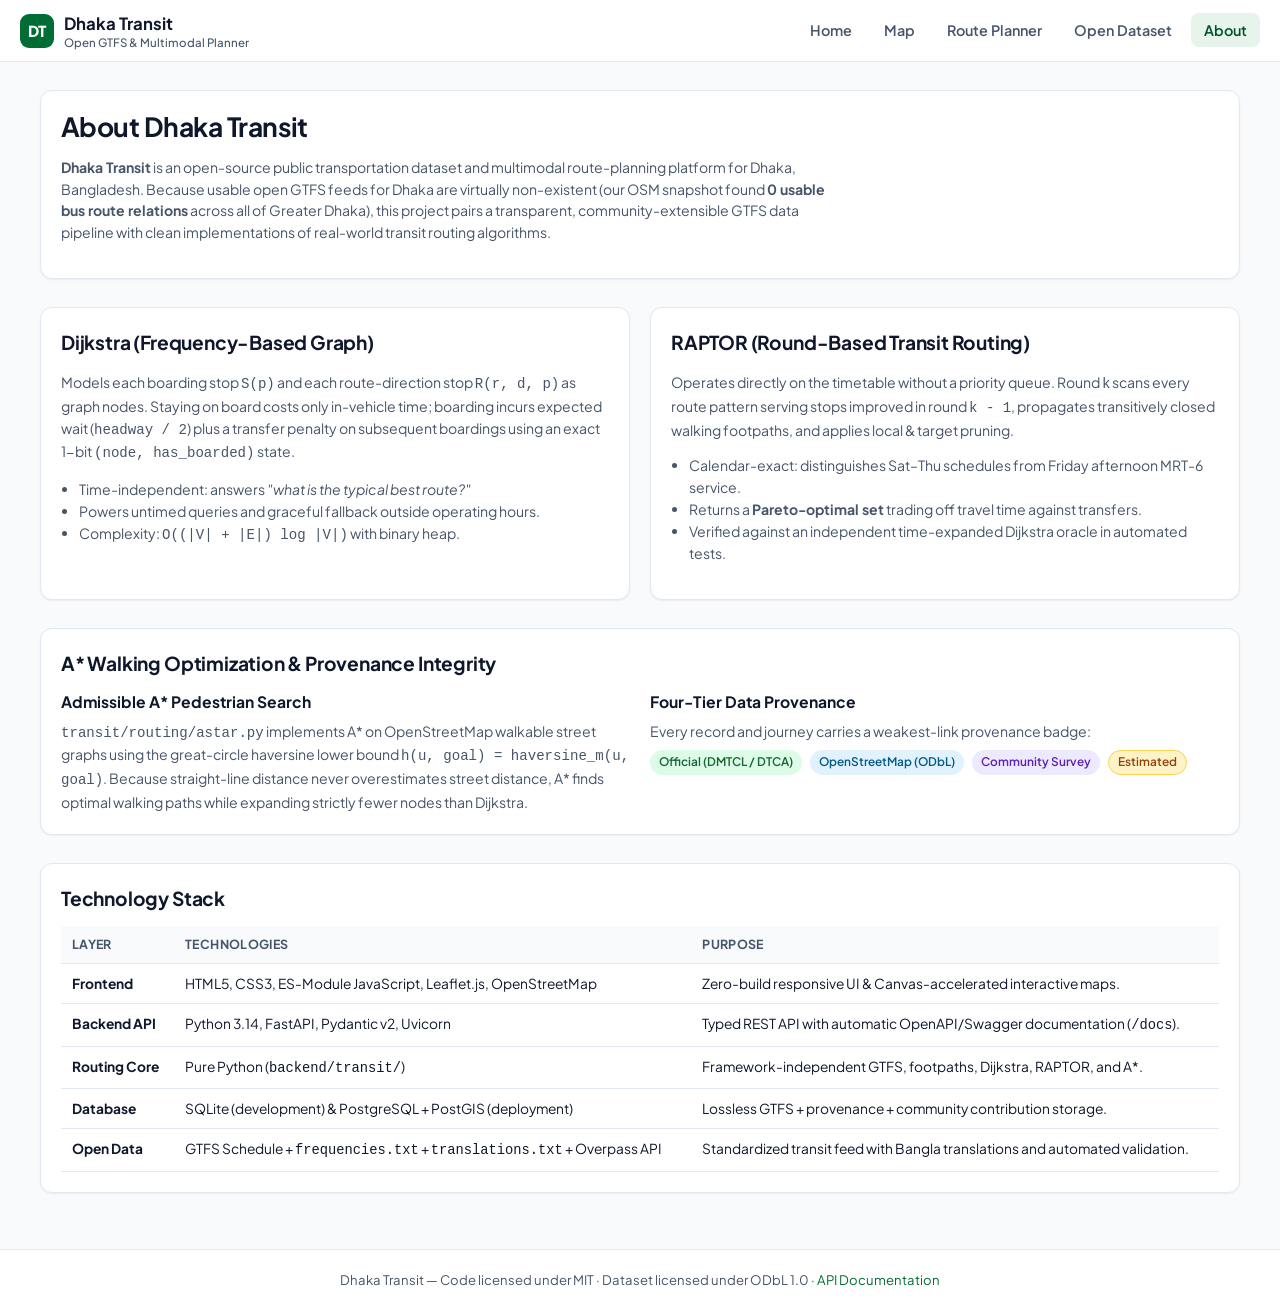
<file: frontend/about.html>
<!DOCTYPE html>
<html lang="en">
<head>
  <meta charset="UTF-8" />
  <meta name="viewport" content="width=device-width, initial-scale=1.0" />
  <title>About &amp; Algorithms — Dhaka Transit</title>
  <link rel="preconnect" href="https://fonts.googleapis.com" />
  <link rel="preconnect" href="https://fonts.gstatic.com" crossorigin />
  <link href="https://fonts.googleapis.com/css2?family=Noto+Sans+Bengali:wght@400;600;700&family=Plus+Jakarta+Sans:wght@400;600;700;800&display=swap" rel="stylesheet" />
  <link rel="stylesheet" href="css/styles.css" />
</head>
<body>
  <header class="site-header">
    <div class="nav-inner">
      <a class="brand" href="index.html">
        <span class="brand-mark" aria-hidden="true">DT</span>
        <span>Dhaka Transit<span class="brand-sub">Open GTFS &amp; Multimodal Planner</span></span>
      </a>
      <button id="nav-toggle" class="nav-toggle" type="button" aria-label="Toggle navigation" aria-expanded="false">☰</button>
      <nav aria-label="Main navigation">
        <ul id="nav-links" class="nav-links">
          <li><a href="index.html" data-page="home">Home</a></li>
          <li><a href="map.html" data-page="map">Map</a></li>
          <li><a href="results.html" data-page="results">Route Planner</a></li>
          <li><a href="dataset.html" data-page="dataset">Open Dataset</a></li>
          <li><a href="about.html" data-page="about">About</a></li>
        </ul>
      </nav>
    </div>
  </header>

  <main class="container stack-lg">
    <section class="card">
      <h1 class="hero-title">About Dhaka Transit</h1>
      <p class="muted" style="max-width:78ch;">
        <strong>Dhaka Transit</strong> is an open-source public transportation dataset and multimodal route-planning
        platform for Dhaka, Bangladesh. Because usable open GTFS feeds for Dhaka are virtually non-existent (our OSM
        snapshot found <strong>0 usable bus route relations</strong> across all of Greater Dhaka), this project pairs
        a transparent, community-extensible GTFS data pipeline with clean implementations of real-world transit
        routing algorithms.
      </p>
    </section>

    <section class="two-col">
      <div class="card">
        <h2 class="section-title">Dijkstra (Frequency-Based Graph)</h2>
        <p class="muted">
          Models each boarding stop <code>S(p)</code> and each route-direction stop <code>R(r, d, p)</code> as graph
          nodes. Staying on board costs only in-vehicle time; boarding incurs expected wait (<code>headway / 2</code>)
          plus a transfer penalty on subsequent boardings using an exact 1-bit <code>(node, has_boarded)</code> state.
        </p>
        <ul class="muted" style="padding-left:18px;">
          <li>Time-independent: answers <em>"what is the typical best route?"</em></li>
          <li>Powers untimed queries and graceful fallback outside operating hours.</li>
          <li>Complexity: <code>O((|V| + |E|) log |V|)</code> with binary heap.</li>
        </ul>
      </div>

      <div class="card">
        <h2 class="section-title">RAPTOR (Round-Based Transit Routing)</h2>
        <p class="muted">
          Operates directly on the timetable without a priority queue. Round <code>k</code> scans every route pattern
          serving stops improved in round <code>k - 1</code>, propagates transitively closed walking footpaths, and
          applies local &amp; target pruning.
        </p>
        <ul class="muted" style="padding-left:18px;">
          <li>Calendar-exact: distinguishes Sat–Thu schedules from Friday afternoon MRT-6 service.</li>
          <li>Returns a <strong>Pareto-optimal set</strong> trading off travel time against transfers.</li>
          <li>Verified against an independent time-expanded Dijkstra oracle in automated tests.</li>
        </ul>
      </div>
    </section>

    <section class="card">
      <h2 class="section-title">A* Walking Optimization &amp; Provenance Integrity</h2>
      <div class="two-col">
        <div>
          <h3 style="font-size:0.98rem;margin:0 0 6px;">Admissible A* Pedestrian Search</h3>
          <p class="muted" style="margin:0;">
            <code>transit/routing/astar.py</code> implements A* on OpenStreetMap walkable street graphs using the
            great-circle haversine lower bound <code>h(u, goal) = haversine_m(u, goal)</code>. Because straight-line
            distance never overestimates street distance, A* finds optimal walking paths while expanding strictly fewer
            nodes than Dijkstra.
          </p>
        </div>
        <div>
          <h3 style="font-size:0.98rem;margin:0 0 6px;">Four-Tier Data Provenance</h3>
          <p class="muted" style="margin:0 0 8px;">Every record and journey carries a weakest-link provenance badge:</p>
          <div style="display:flex;gap:8px;flex-wrap:wrap;">
            <span class="badge badge-official">Official (DMTCL / DTCA)</span>
            <span class="badge badge-osm">OpenStreetMap (ODbL)</span>
            <span class="badge badge-community">Community Survey</span>
            <span class="badge badge-estimated">Estimated</span>
          </div>
        </div>
      </div>
    </section>

    <section class="card">
      <h2 class="section-title">Technology Stack</h2>
      <div class="table-wrap">
        <table class="data-table">
          <thead><tr><th>Layer</th><th>Technologies</th><th>Purpose</th></tr></thead>
          <tbody>
            <tr><td><strong>Frontend</strong></td><td>HTML5, CSS3, ES-Module JavaScript, Leaflet.js, OpenStreetMap</td><td>Zero-build responsive UI &amp; Canvas-accelerated interactive maps.</td></tr>
            <tr><td><strong>Backend API</strong></td><td>Python 3.14, FastAPI, Pydantic v2, Uvicorn</td><td>Typed REST API with automatic OpenAPI/Swagger documentation (<code>/docs</code>).</td></tr>
            <tr><td><strong>Routing Core</strong></td><td>Pure Python (<code>backend/transit/</code>)</td><td>Framework-independent GTFS, footpaths, Dijkstra, RAPTOR, and A*.</td></tr>
            <tr><td><strong>Database</strong></td><td>SQLite (development) &amp; PostgreSQL + PostGIS (deployment)</td><td>Lossless GTFS + provenance + community contribution storage.</td></tr>
            <tr><td><strong>Open Data</strong></td><td>GTFS Schedule + <code>frequencies.txt</code> + <code>translations.txt</code> + Overpass API</td><td>Standardized transit feed with Bangla translations and automated validation.</td></tr>
          </tbody>
        </table>
      </div>
    </section>
  </main>

  <footer class="site-footer">
    Dhaka Transit — Code licensed under MIT · Dataset licensed under ODbL 1.0 ·
    <a href="/docs" target="_blank" rel="noopener">API Documentation</a>
  </footer>

  <script type="module">
    import { initNavbar } from "./js/api.js";
    initNavbar("about");
  </script>
</body>
</html>
</file>
<file: frontend/css/styles.css>
/* ==========================================================================
   Dhaka Transit — Stylesheet
   Modern, accessible transit UI (MRT Line 6 green #006E34 + Bus amber #D97706)
   ========================================================================== */
:root {
  --metro: #006E34;
  --metro-dark: #005226;
  --metro-soft: #E6F4EC;
  --bus: #D97706;
  --bus-soft: #FEF3C7;
  --walk: #475569;
  --walk-soft: #F1F5F9;
  --accent: #0284C7;
  --danger: #DC2626;
  --danger-soft: #FEE2E2;
  --warn-bg: #FFFBEB;
  --warn-border: #F59E0B;
  --warn-ink: #92400E;

  --bg: #F8FAFC;
  --surface: #FFFFFF;
  --ink: #0F172A;
  --ink-muted: #475569;
  --border: #E2E8F0;
  --shadow-sm: 0 1px 2px rgba(15, 23, 42, 0.06);
  --shadow-md: 0 6px 20px rgba(15, 23, 42, 0.08);
  --radius: 12px;
  --radius-sm: 8px;
  --nav-h: 62px;
}

*, *::before, *::after { box-sizing: border-box; }

html, body {
  margin: 0;
  padding: 0;
  font-family: "Plus Jakarta Sans", "Noto Sans Bengali", system-ui, -apple-system, "Segoe UI", sans-serif;
  color: var(--ink);
  background: var(--bg);
  line-height: 1.55;
  -webkit-font-smoothing: antialiased;
}

a { color: var(--metro); text-decoration: none; }
a:hover { text-decoration: underline; }
a:focus-visible, button:focus-visible, input:focus-visible, select:focus-visible, textarea:focus-visible {
  outline: 2px solid var(--accent);
  outline-offset: 2px;
}

/* ---------- Navigation ---------- */
.site-header {
  position: sticky;
  top: 0;
  z-index: 1100;
  height: var(--nav-h);
  background: rgba(255, 255, 255, 0.96);
  backdrop-filter: blur(8px);
  border-bottom: 1px solid var(--border);
}

.nav-inner {
  max-width: 1320px;
  margin: 0 auto;
  height: 100%;
  padding: 0 20px;
  display: flex;
  align-items: center;
  justify-content: space-between;
  gap: 16px;
}

.brand {
  display: flex;
  align-items: center;
  gap: 10px;
  font-weight: 700;
  font-size: 1.05rem;
  color: var(--ink);
  text-decoration: none;
}
.brand:hover { text-decoration: none; }
.brand-mark {
  width: 34px;
  height: 34px;
  border-radius: 9px;
  background: var(--metro);
  color: #fff;
  display: grid;
  place-items: center;
  font-weight: 800;
  font-size: 0.95rem;
  letter-spacing: -0.02em;
}
.brand-sub {
  display: block;
  font-size: 0.72rem;
  font-weight: 500;
  color: var(--ink-muted);
  line-height: 1.1;
}

.nav-links {
  display: flex;
  align-items: center;
  gap: 6px;
  list-style: none;
  margin: 0;
  padding: 0;
}
.nav-links a {
  padding: 8px 13px;
  border-radius: var(--radius-sm);
  color: var(--ink-muted);
  font-weight: 600;
  font-size: 0.9rem;
  transition: background 0.15s, color 0.15s;
}
.nav-links a:hover { background: var(--walk-soft); color: var(--ink); text-decoration: none; }
.nav-links a.active { background: var(--metro-soft); color: var(--metro-dark); }

.nav-toggle {
  display: none;
  background: none;
  border: 1px solid var(--border);
  border-radius: var(--radius-sm);
  padding: 6px 10px;
  font-size: 1.1rem;
  cursor: pointer;
  color: var(--ink);
}

/* ---------- Layout & Containers ---------- */
.container {
  max-width: 1240px;
  margin: 0 auto;
  padding: 28px 20px 56px;
}

.card {
  background: var(--surface);
  border: 1px solid var(--border);
  border-radius: var(--radius);
  box-shadow: var(--shadow-sm);
  padding: 20px;
}

.btn {
  display: inline-flex;
  align-items: center;
  justify-content: center;
  gap: 8px;
  padding: 10px 16px;
  border-radius: var(--radius-sm);
  border: 1px solid transparent;
  font-family: inherit;
  font-size: 0.92rem;
  font-weight: 600;
  cursor: pointer;
  transition: background 0.15s, border-color 0.15s, transform 0.05s;
  text-decoration: none;
}
.btn:hover { text-decoration: none; }
.btn:active { transform: translateY(1px); }
.btn-primary { background: var(--metro); color: #fff; }
.btn-primary:hover { background: var(--metro-dark); }
.btn-secondary { background: var(--surface); color: var(--ink); border-color: var(--border); }
.btn-secondary:hover { background: var(--walk-soft); }
.btn-sm { padding: 6px 11px; font-size: 0.82rem; }
.btn-icon { padding: 8px; min-width: 36px; }

/* ---------- Badges & Provenance Pills ---------- */
.badge {
  display: inline-flex;
  align-items: center;
  gap: 4px;
  padding: 2px 9px;
  border-radius: 999px;
  font-size: 0.74rem;
  font-weight: 600;
  white-space: nowrap;
}
.badge-metro { background: var(--metro); color: #fff; }
.badge-bus { background: var(--bus); color: #fff; }
.badge-walk { background: var(--walk-soft); color: var(--walk); border: 1px solid var(--border); }
.badge-official { background: #DCFCE7; color: #166534; }
.badge-osm { background: #E0F2FE; color: #075985; }
.badge-community { background: #EDE9FE; color: #5B21B6; }
.badge-estimated { background: var(--bus-soft); color: #92400E; border: 1px solid #FCD34D; }
.badge-error { background: var(--danger-soft); color: var(--danger); }

.notice-banner {
  background: var(--warn-bg);
  border: 1px solid #FDE68A;
  border-left: 4px solid var(--warn-border);
  border-radius: var(--radius-sm);
  padding: 11px 14px;
  color: var(--warn-ink);
  font-size: 0.86rem;
  margin-bottom: 14px;
}
.notice-banner ul { margin: 4px 0 0 18px; padding: 0; }

/* ---------- Forms & Autocomplete ---------- */
.form-group { margin-bottom: 12px; position: relative; }
.form-label {
  display: flex;
  justify-content: space-between;
  align-items: center;
  font-size: 0.8rem;
  font-weight: 600;
  color: var(--ink-muted);
  margin-bottom: 4px;
}
.input, select.input, textarea.input {
  width: 100%;
  padding: 10px 12px;
  border: 1px solid var(--border);
  border-radius: var(--radius-sm);
  font-family: inherit;
  font-size: 0.93rem;
  color: var(--ink);
  background: var(--surface);
}
.input:focus { border-color: var(--metro); }
.input-row { display: grid; grid-template-columns: 1fr 1fr; gap: 10px; }

.autocomplete-list {
  position: absolute;
  left: 0;
  right: 0;
  top: calc(100% + 2px);
  z-index: 1200;
  background: var(--surface);
  border: 1px solid var(--border);
  border-radius: var(--radius-sm);
  box-shadow: var(--shadow-md);
  max-height: 240px;
  overflow-y: auto;
  list-style: none;
  margin: 0;
  padding: 4px;
  display: none;
}
.autocomplete-list.open { display: block; }
.autocomplete-item {
  padding: 8px 10px;
  border-radius: 6px;
  cursor: pointer;
  display: flex;
  justify-content: space-between;
  align-items: center;
  gap: 8px;
  font-size: 0.88rem;
}
.autocomplete-item:hover, .autocomplete-item.selected { background: var(--metro-soft); }
.autocomplete-bn { color: var(--ink-muted); font-size: 0.82rem; }

/* ---------- Home Page Hero ---------- */
.hero-grid {
  max-width: 1320px;
  margin: 0 auto;
  padding: 24px 20px 36px;
  display: grid;
  grid-template-columns: 430px 1fr;
  gap: 22px;
  align-items: stretch;
}
.hero-title { margin: 0 0 6px; font-size: 1.65rem; line-height: 1.2; letter-spacing: -0.02em; }
.hero-sub { margin: 0 0 18px; color: var(--ink-muted); font-size: 0.92rem; }

.swap-row {
  display: flex;
  justify-content: flex-end;
  margin: -4px 0 4px;
}

.preset-chips {
  display: flex;
  flex-wrap: wrap;
  gap: 6px;
  margin-top: 14px;
}
.chip {
  border: 1px solid var(--border);
  background: var(--bg);
  color: var(--ink-muted);
  padding: 5px 10px;
  border-radius: 999px;
  font-size: 0.78rem;
  font-weight: 600;
  cursor: pointer;
}
.chip:hover { border-color: var(--metro); color: var(--metro-dark); background: var(--metro-soft); }

.map-frame {
  border-radius: var(--radius);
  overflow: hidden;
  border: 1px solid var(--border);
  box-shadow: var(--shadow-sm);
  min-height: 520px;
  position: relative;
  background: #E2E8F0;
}
.map-canvas { width: 100%; height: 100%; min-height: 520px; }

.stats-strip {
  max-width: 1320px;
  margin: 0 auto 36px;
  padding: 0 20px;
  display: grid;
  grid-template-columns: repeat(4, 1fr);
  gap: 14px;
}
.stat-card {
  background: var(--surface);
  border: 1px solid var(--border);
  border-radius: var(--radius);
  padding: 16px 18px;
}
.stat-value { font-size: 1.55rem; font-weight: 800; color: var(--metro-dark); line-height: 1.2; }
.stat-label { font-size: 0.82rem; color: var(--ink-muted); margin-top: 3px; }

.features-grid {
  display: grid;
  grid-template-columns: repeat(3, 1fr);
  gap: 16px;
  margin-top: 16px;
}

/* ---------- Full-Screen Map Page ---------- */
.map-page-shell {
  display: grid;
  grid-template-columns: 350px 1fr;
  height: calc(100vh - var(--nav-h));
}
.map-sidebar {
  background: var(--surface);
  border-right: 1px solid var(--border);
  padding: 16px;
  overflow-y: auto;
  display: flex;
  flex-direction: column;
  gap: 16px;
}
.map-full { width: 100%; height: 100%; }

.layer-toggle {
  display: flex;
  align-items: center;
  justify-content: space-between;
  padding: 8px 10px;
  border: 1px solid var(--border);
  border-radius: var(--radius-sm);
  margin-bottom: 8px;
  font-size: 0.88rem;
  cursor: pointer;
}
.layer-toggle input { width: 16px; height: 16px; accent-color: var(--metro); }
.dot { width: 11px; height: 11px; border-radius: 50%; display: inline-block; margin-right: 6px; }

.list-compact { list-style: none; margin: 0; padding: 0; display: flex; flex-direction: column; gap: 6px; }
.list-item-btn {
  width: 100%;
  text-align: left;
  background: var(--bg);
  border: 1px solid var(--border);
  border-radius: var(--radius-sm);
  padding: 9px 11px;
  cursor: pointer;
  font-family: inherit;
}
.list-item-btn:hover { border-color: var(--metro); background: var(--metro-soft); }

/* ---------- Results Page ---------- */
.results-shell {
  max-width: 1360px;
  margin: 0 auto;
  padding: 20px;
  display: grid;
  grid-template-columns: 480px 1fr;
  gap: 20px;
  align-items: start;
}
.results-map-sticky {
  position: sticky;
  top: calc(var(--nav-h) + 16px);
  height: calc(100vh - var(--nav-h) - 36px);
  min-height: 460px;
}
.results-map-sticky .map-canvas { min-height: 460px; height: 100%; }

.journey-card {
  background: var(--surface);
  border: 2px solid var(--border);
  border-radius: var(--radius);
  padding: 16px;
  margin-bottom: 14px;
  cursor: pointer;
  transition: border-color 0.15s, box-shadow 0.15s;
}
.journey-card.selected {
  border-color: var(--metro);
  box-shadow: 0 0 0 3px var(--metro-soft);
}
.journey-header {
  display: flex;
  justify-content: space-between;
  align-items: baseline;
  gap: 10px;
  margin-bottom: 8px;
}
.journey-duration { font-size: 1.35rem; font-weight: 800; color: var(--ink); }
.journey-meta {
  display: flex;
  flex-wrap: wrap;
  gap: 10px;
  font-size: 0.82rem;
  color: var(--ink-muted);
  margin-bottom: 12px;
}

.leg-timeline {
  list-style: none;
  margin: 12px 0 0;
  padding: 0;
  display: flex;
  flex-direction: column;
  gap: 10px;
}
.leg-row {
  display: grid;
  grid-template-columns: 22px 1fr;
  gap: 10px;
  align-items: stretch;
}
.leg-rail {
  display: flex;
  flex-direction: column;
  align-items: center;
}
.leg-dot {
  width: 12px;
  height: 12px;
  border-radius: 50%;
  background: var(--walk);
  flex-shrink: 0;
  margin-top: 4px;
}
.leg-line {
  width: 3px;
  flex: 1;
  min-height: 22px;
  margin-top: 3px;
  border-radius: 2px;
  background: var(--walk);
}
.leg-row.mode-metro .leg-dot, .leg-row.mode-metro .leg-line { background: var(--metro); }
.leg-row.mode-bus .leg-dot, .leg-row.mode-bus .leg-line { background: var(--bus); }
.leg-row.mode-walk .leg-line, .leg-row.mode-transfer .leg-line {
  background: repeating-linear-gradient(to bottom, #94A3B8 0 5px, transparent 5px 9px);
}

.leg-body {
  background: var(--bg);
  border: 1px solid var(--border);
  border-radius: var(--radius-sm);
  padding: 10px 12px;
  font-size: 0.86rem;
}
.leg-title { font-weight: 700; display: flex; justify-content: space-between; gap: 8px; flex-wrap: wrap; }
.leg-sub { color: var(--ink-muted); font-size: 0.8rem; margin-top: 3px; }

details.stops-expand { margin-top: 6px; font-size: 0.8rem; color: var(--ink-muted); }
details.stops-expand summary { cursor: pointer; font-weight: 600; color: var(--metro-dark); }
details.stops-expand ol { margin: 6px 0 0 18px; padding: 0; }

/* ---------- Tables ---------- */
.table-wrap { overflow-x: auto; }
table.data-table {
  width: 100%;
  border-collapse: collapse;
  font-size: 0.86rem;
}
table.data-table th, table.data-table td {
  padding: 9px 11px;
  border-bottom: 1px solid var(--border);
  text-align: left;
  vertical-align: top;
}
table.data-table th {
  font-size: 0.78rem;
  text-transform: uppercase;
  letter-spacing: 0.03em;
  color: var(--ink-muted);
  background: var(--bg);
}

/* ---------- Dataset & About Grids ---------- */
.two-col { display: grid; grid-template-columns: 1fr 1fr; gap: 20px; }
.section-title { margin: 0 0 12px; font-size: 1.2rem; letter-spacing: -0.01em; }
.muted { color: var(--ink-muted); font-size: 0.88rem; }
.stack-sm > * + * { margin-top: 10px; }
.stack-md > * + * { margin-top: 18px; }
.stack-lg > * + * { margin-top: 28px; }

.code-block {
  background: #0F172A;
  color: #E2E8F0;
  padding: 14px 16px;
  border-radius: var(--radius-sm);
  overflow-x: auto;
  font-family: ui-monospace, SFMono-Regular, Menlo, Consolas, monospace;
  font-size: 0.82rem;
  line-height: 1.5;
}

.site-footer {
  border-top: 1px solid var(--border);
  background: var(--surface);
  padding: 20px;
  text-align: center;
  font-size: 0.82rem;
  color: var(--ink-muted);
}

/* ---------- Responsive ---------- */
@media (max-width: 960px) {
  .hero-grid, .results-shell, .two-col, .features-grid { grid-template-columns: 1fr; }
  .stats-strip { grid-template-columns: repeat(2, 1fr); }
  .map-page-shell { grid-template-columns: 1fr; height: auto; }
  .map-sidebar { max-height: none; border-right: none; border-bottom: 1px solid var(--border); }
  .map-full { height: 62vh; min-height: 400px; }
  .results-map-sticky { position: static; height: 420px; }
  .nav-toggle { display: inline-flex; }
  .nav-links {
    display: none;
    position: absolute;
    left: 0; right: 0; top: var(--nav-h);
    background: var(--surface);
    border-bottom: 1px solid var(--border);
    flex-direction: column;
    align-items: stretch;
    padding: 10px 20px;
  }
  .nav-links.open { display: flex; }
}
</file>
